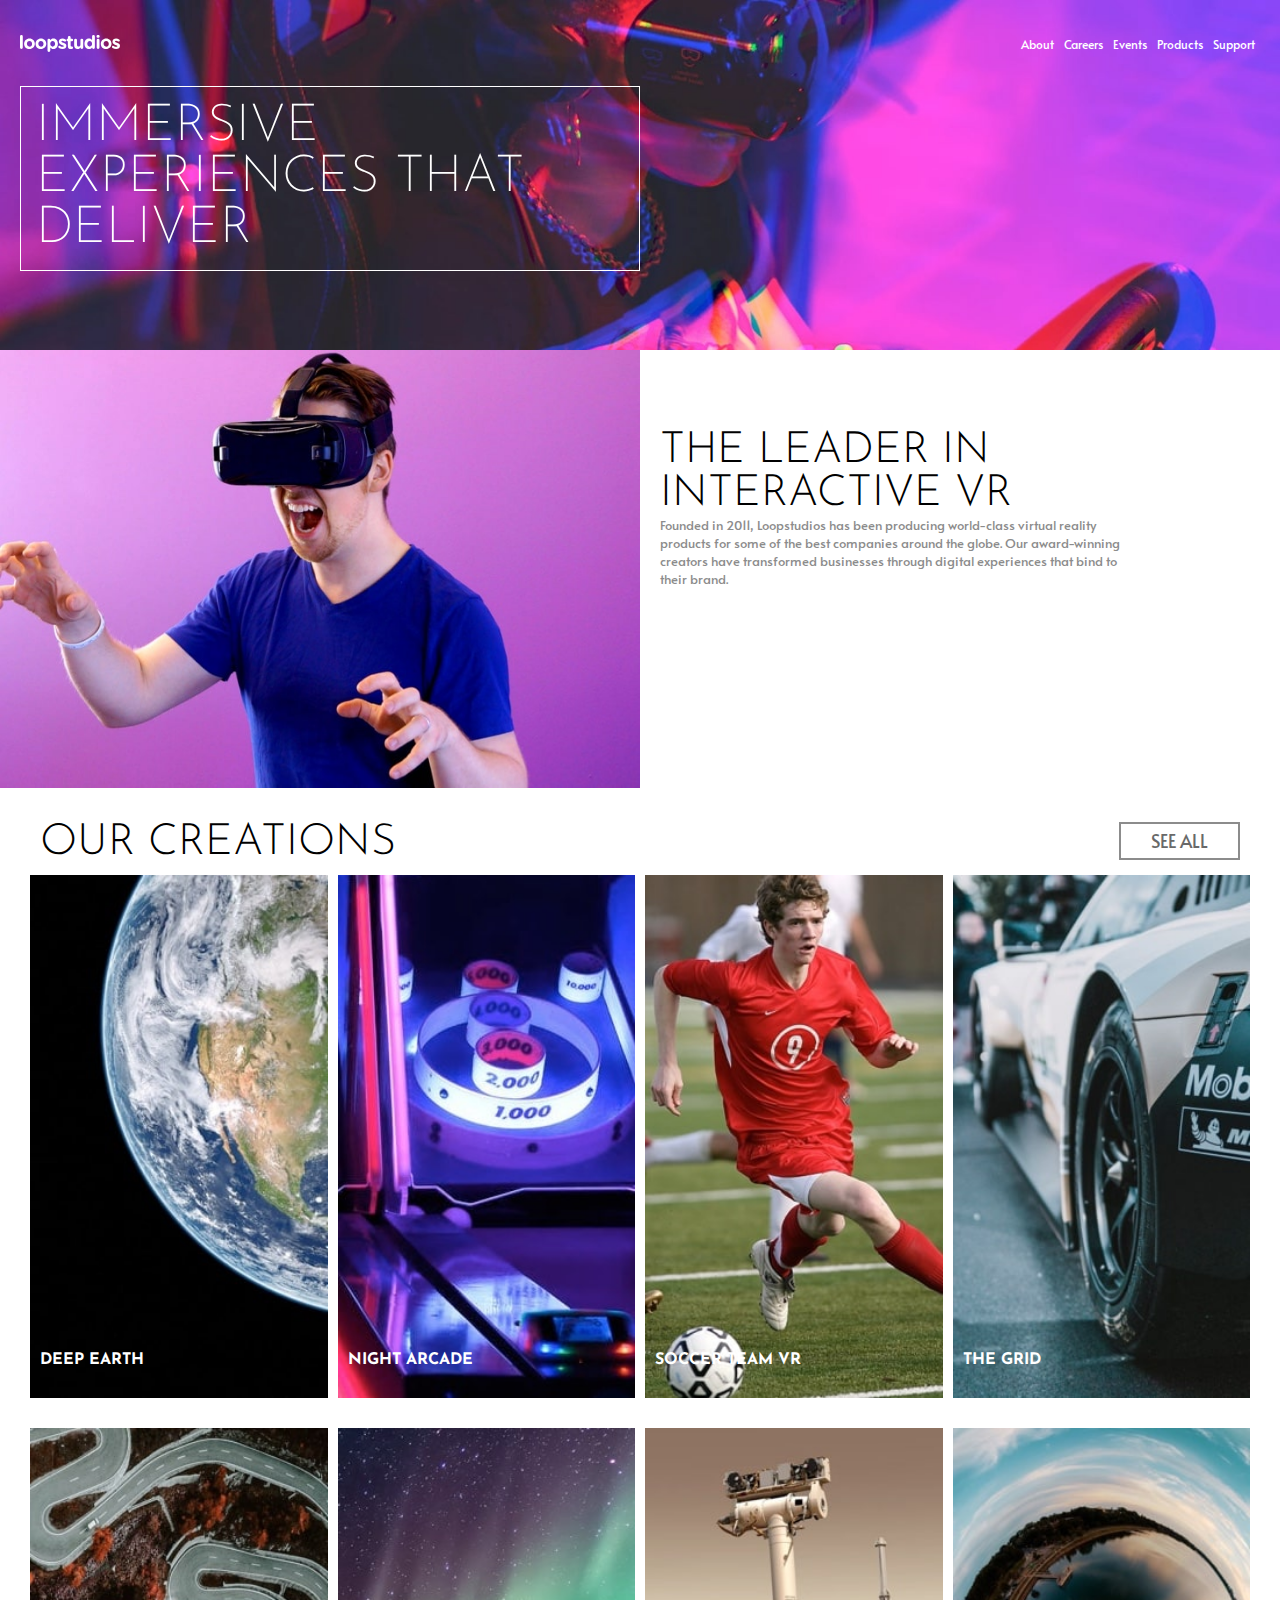
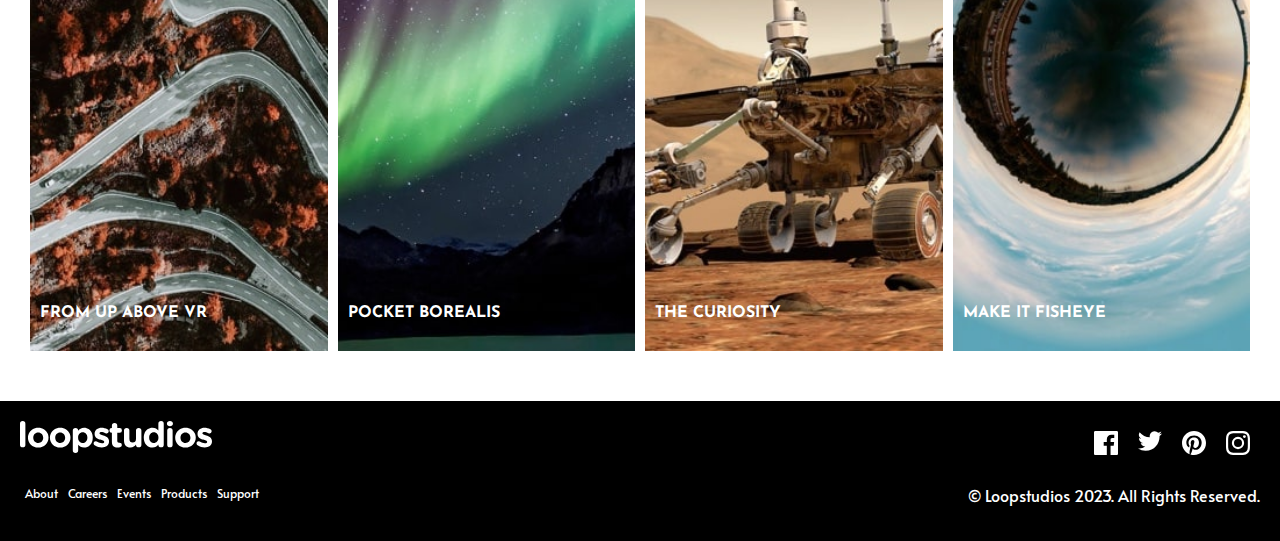
<file: index.html>
<!DOCTYPE html>
<html lang="en">
  <head>
    <meta charset="UTF-8" />
    <meta name="viewport" content="width=device-width, initial-scale=1.0" />
    <title>Loopstudios</title>
    <link rel="stylesheet" href="style.css">
    <link rel="shortcut icon" href="assets/favicon-32x32.png " type="image/x-icon">
    <link rel="preconnect" href="https://fonts.googleapis.com">
<link rel="preconnect" href="https://fonts.gstatic.com" crossorigin>
<link href="https://fonts.googleapis.com/css2?family=Alata&family=Josefin+Sans:ital,wght@0,100..700;1,100..700&display=swap" rel="stylesheet">
  </head>
  <body>
    <section class="hero-section">
      <nav>
        <div class="logo">
            <img src="assets/logo.svg" alt="">
        </div>
        <ul class="navlinks">
          <li><a href="" class="navlink">About</a></li>
          <li><a href="" class="navlink">Careers</a></li>
          <li><a href="" class="navlink">Events</a></li>
          <li><a href="" class="navlink">Products</a></li>
          <li><a href="" class="navlink">Support</a></li>
        </ul>
        <div class="hamburger-menu" onclick="showMenu()">
          <img src="assets/icon-hamburger.svg" alt="">
        </div>
        <ul class="mobile-menu open">
          <div class="nav-banner">
            <div class="mobile-logo">
              <img src="assets/logo.svg" alt="">
            </div>
            <div class="close" onclick="hideMenu()">
              <img src="assets/icon-close.svg" alt="">
            </div>
          </div>
          <li><a href="#" class="navlink">About</a></li>
          <li><a href="#" class="navlink">Careers</a></li>
          <li><a href="#" class="navlink">Events</a></li>
          <li><a href="#" class="navlink">Products</a></li>
          <li><a href="#" class="navlink">Support</a></li>
        </ul>
      </nav>
      <div class="hero-header">
        <h1>IMMERSIVE EXPERIENCES THAT DELIVER</h1>
      </div>
    </section>
    <section class="about">
        <div class="about-img">
            <img src="assets/desktop/image-interactive.jpg" alt="">
        </div>
            <div class="history">
                <h1>THE LEADER IN INTERACTIVE VR</h1>
                <p>Founded in 2011, Loopstudios has been producing world-class virtual reality products for some of the best companies around the globe. Our award-winning creators have transformed businesses through digital experiences that bind to their brand.</p>
            </div>
    </section>
    <section class="projects">
      <div class="banner">
        <div class="creations">
          <h1>OUR CREATIONS</h1>
        </div>
        <div class="btn-box">
          <button class="see-all">
            SEE ALL
          </button>
        </div>
      </div>
      <div class="grid-container">
        <div class="grid-item">
          <picture>
            <source srcset="assets/mobile/image-deep-earth.jpg" media="(max-width: 768px)">
            <img src="assets/desktop/image-deep-earth.jpg" alt="">
        </picture>
          <h1 class="img-text">DEEP EARTH</h1>
        </div>
        <div class="grid-item">
          <picture>
            <source media="(max-width: 768px)" srcset="assets/mobile/image-night-arcade.jpg">
          <img src="assets/desktop/image-night-arcade.jpg" alt="">
        </picture>
          <h1 class="img-text">NIGHT ARCADE</h1>
        </div>
        <div class="grid-item">
          <picture>
            <source srcset="assets/mobile/image-soccer-team.jpg" media="(max-width: 768px)">
          <img src="assets/desktop/image-soccer-team.jpg" alt="">
        </picture>
          <h1 class="img-text">SOCCER TEAM VR</h1>
        </div>
        <div class="grid-item">
          <picture>
            <source srcset="assets/mobile/image-grid.jpg" media="(max-width: 768px) ">
          <img src="assets/desktop/image-grid.jpg" alt="">
        </picture>
          <h1 class="img-text">THE GRID</h1>
        </div>
        <div class="grid-item">
          <picture>
            <source srcset="assets/mobile/image-from-above.jpg" media="(max-width: 768px) ">          
          <img src="assets/desktop/image-from-above.jpg" alt="">          
        </picture>
          <h1 class="img-text">FROM UP ABOVE VR</h1>
        </div>
        <div class="grid-item">
          <picture>
             <source srcset="assets/mobile/image-pocket-borealis.jpg" media="(max-width: 768px) ">
          <img src="assets/desktop/image-pocket-borealis.jpg" alt="">
        </picture>
          <h1 class="img-text">POCKET BOREALIS</h1>
        </div>
        <div class="grid-item">
          <picture>
          <source srcset="assets/mobile/image-curiosity.jpg" media="(max-width: 768px) ">
          <img src="assets/desktop/image-curiosity.jpg" alt="">
        </picture>
          <h1 class="img-text">THE CURIOSITY</h1>
        </div>
        <div class="grid-item">
          <picture>
          <source srcset="assets/mobile/image-fisheye.jpg" media="(max-width: 768px) ">
          <img src="assets/desktop/image-fisheye.jpg" alt="">
        </picture>
          <h1 class="img-text">MAKE IT FISHEYE</h1>
        </div>
      </div>
      <button class="mobile-see-all see-all">
        SEE ALL
      </button> 
       </section>
       <footer>
        <div class="footer">
          <div class="footer-logo">
            <img src="assets/logo.svg" alt="">
          </div>
          <div class="socials">
            <div>
              <img src="assets/icon-facebook.svg" alt="">
            </div>
            <div>
              <img src="assets/icon-twitter.svg" alt="">
            </div>
            <div>
              <img src="assets/icon-pinterest.svg" alt="">
            </div>
            <div>
              <img src="assets/icon-instagram.svg" alt="">
            </div>
          </div>
        </div>
        <div class="final">
        <div class="footer-links">
          <ul class="navlinks">
            <li><a href="" class="navlink">About</a></li>
            <li><a href="" class="navlink">Careers</a></li>
            <li><a href="" class="navlink">Events</a></li>
            <li><a href="" class="navlink">Products</a></li>
            <li><a href="" class="navlink">Support</a></li>
          </ul>
        </div>
        <div class="mobile-socials socials">
          <div>
            <img src="assets/icon-facebook.svg" alt="">
          </div>
          <div>
            <img src="assets/icon-twitter.svg" alt="">
          </div>
          <div>
            <img src="assets/icon-pinterest.svg" alt="">
          </div>
          <div>
            <img src="assets/icon-instagram.svg" alt="">
          </div>
        </div>
        <div class="copyright">
          <p>&copy; Loopstudios 2023. All Rights Reserved.</p>
        </div>
      </div>
      </footer>
      <script src="index.js"></script>
  </body>
</html>
</file>
<file: style.css>
*{
    box-sizing: border-box;
    padding: 0;
    margin: 0;
    transition: all 300ms ease;
}

body{
    height: 100vh;
}
:root{
    --white: hsl(0, 0%, 100%);
    --black: hsl(0, 0%, 0%);
    --dark-gray: hsl(0, 0%, 55%);
    --very-dark-gray: hsl(0, 0%, 41%);
    }
img{
    width: 100%;
    height:auto;
    object-fit: cover;
}
a{
    text-decoration: none;
    position: relative;
}
li{
    list-style-type: none;
}
h1{
    font-family: 'Josefin Sans';
}
a, p, button{
    font-family: 'Alata';
}
.hero-section{
    background: url(assets/desktop/image-hero.jpg);
    background-repeat: no-repeat;
    background-size: cover;
    height: 350px;
    padding: 20px;
}
/* NAV-BAR */
.logo{
    width: 100px;
    margin-bottom: 30px;
}
nav{
    display: flex;
    justify-content: space-between;
    margin-top: 15px;
}
.navlinks{
    display: flex;
}
.navlink{
    margin: 0 5px;
    color: var(--white);
    font-size: 12px;
}
/* Mobile Menu */
.mobile-menu{
    display: none;   /* Hide menu initially */
    position: fixed;
    top: 0;
    right: 0;
    height:100vh;
    width: 250px;
    z-index: 999;
    background-color: black;
    padding: 20px;
    display: none;
    flex-direction: column;
    /* align-items: flex-start; */
    /* justify-content: flex-start; */
}

.mobile-menu li a{
    font-family: 'Josefin Sans';
    text-transform: uppercase;
    font-size: 1.3rem;
}
.mobile-menu li{
    margin-bottom: 25px;
}
    
.mobile-logo{
     width: 100px;
}
/* .mobile-menu.open {
    transform: translateX(100%);
} */
.close{
    width: 20px;
    max-height: 10px;
}
.nav-banner{
    display: flex;
    justify-content: space-between;
    margin-top: 20px;
    margin-bottom: 100px;
        /* padding: 5px; */
}
.hamburger-menu{
    display: none;
}
    /* hero section */
.hero-header{
    border: 1px solid var(--white);
    width: 50%;
    padding: 15px;
}
.hero-header h1{
    color: var(--white);
    font-size: 3.2rem;
    font-weight: 200;
}
/* About-Us Section */
.about{
    display: flex;
    flex-wrap: wrap;
    flex-direction: row;
}
.about-img, .history{
    width: 50%;
}
.history{
    width: 40%;
    padding: 20px;
    padding-top: 80px;
}

.history h1{
    font-size: 2.7rem;
    font-weight: 300;
}
.history p{
    font-size: 13px;
    font-weight: lighter;
    color: var(--dark-gray);
}
.projects{
    padding: 20px;
    margin-top: 10px;
}
.banner{
    display: flex;
    justify-content: space-between;
    padding: 0 20px;
}
.banner h1{
    font-size: 2.7rem;
    font-weight: 300;
}
.see-all{
    padding: 5px 30px;
    font-size: 1.1rem;
    color: var(--very-dark-gray);
    background-color: transparent;
    border: 2px solid var(--dark-gray);
}
.mobile-see-all{
    display: none;
}
.grid-container {
    display: grid;
    grid-template-rows: repeat(2, 1fr); /* 2 equal-width columns */
    grid-template-columns: repeat(4, 1fr);   /* 4 equal-height rows */
    gap: 10px; /* Optional: Adds spacing between grid items */
    width: 100%;
    margin: auto;
    padding: 10px;
}

.grid-item {
    width: 100%
}

.grid-item .img-text {
    position: relative; /* Position relative to the grid-item */
    top: -50px; /* Position near the bottom */
    left: 10px; /* Offset slightly from the left edge */
    color: white;
    font-size: 1rem;
}


.grid-item:hover{
    opacity: 30%;
}
footer{
    background-color: black;
    padding: 20px;
}
.footer{
    display: flex;
    justify-content: space-between;
}
.socials{
    display: flex;
}
.mobile-socials{
    display: none;
}
.socials div{
    margin: 10px;
}
.copyright p{
    color: var(--white);
}
.final{
    display: flex;
    justify-content: space-between;
    margin: 15px 0;
}
.see-all:hover{
    background-color: black;
    color: var(--white);
    border-color: black;
}
a {
        text-decoration: none;
        color: black;
}
a::before, .socials div::before{
        content: '';
        position: absolute;
        bottom: -5px;
        left: 50%; /* Start from the center */
        width: 0;
        height: 2px;
        background-color: var(--white);
        transition: all 0.3s ease-in-out;
        transform: translateX(-50%); /* Center the line */
}
a:hover::before, .socials div:hover::before{
        width: 100%; /* Expand the underline */
}

@media (max-width: 750px){
    .grid-container{
        grid-template-columns: repeat(2, 1fr);
    }
    .hero-section{
        background: url(assets/mobile/image-hero.jpg);
        background-repeat: no-repeat;
        background-size: cover;
    }
    nav .navlinks {
        display: none;
    }
    .hamburger-menu{
        display: block;
    }
    .mobile-menu{
        width: 100%;
    }
    .mobile-menu .nav-banner{
        display: flex;
        justify-content: space-between;
        align-items: stretch;
    }
    .hero-header{
        width: 100%;
        padding: 15px;
        margin: 0 auto;
    }
    .hero-header h1{
        font-size: 3rem;
    }
    .about-img, .history{
        width: 100%;
    }
    .history h1{
        font-size: 2.2rem;
    }
    .history h1, .history p{
        text-align: center;
    }
    .grid-item{
        max-height: 100px;
        margin-bottom: 50px ;
    }
    .see-all{
        display: none;
    }
    .banner h1{
        font-size: 2rem;
        margin: 0 auto;
    }
    .mobile-see-all{
        display: block;
        margin: 0 auto;
    }
    footer{
        display: flex;
        flex-direction: column;
        justify-content: center;
        align-items: center;
     }
    .footer, .final{
        flex-direction: column;
        justify-content: center;
    } 
    .footer-logo{
        max-width: 100px;
    }
    .footer-links ul {
        flex-direction: column;
        align-items: center;
    }
    .socials{
        display: none;
    }
    .mobile-socials{
        display: flex;
        justify-content: center;
    }
    .copyright p{
        font-size: 12px;
    }
}

@media(max-width: 485px){
    .hero-section{
        background: url(assets/mobile/image-hero.jpg);
        background-repeat: no-repeat;
        background-size: cover;
    }
    nav .navlinks {
        display: none;
    }
    .hamburger-menu{
        display: block;
    }
    .mobile-menu{
        width: 100%;
    }
    .mobile-menu .nav-banner{
        display: flex;
        justify-content: space-between;
        align-items: stretch;
    }
    .hero-header{
        width: 100%;
        padding: 15px;
        margin: 0 auto;
    }
    .hero-header h1{
        font-size: 2.1rem;
    }
    .about-img, .history{
        width: 100%;
    }
    .history h1{
        font-size: 1.9rem;
    }
    .history h1, .history p{
        text-align: center;
    }
    .grid-container{
        grid-template-columns: 1fr;
    }
    .grid-item{
        max-height: 100px;
        margin-bottom: 50px ;
    }
    .see-all{
        display: none;
    }
    .banner h1{
        font-size: 2rem;
        margin: 0 auto;
    }
    .mobile-see-all{
        display: block;
        margin: 0 auto;
    }
    footer{
        display: flex;
        flex-direction: column;
        justify-content: center;
        align-items: center;
     }
    .footer, .final{
        flex-direction: column;
        justify-content: center;
    } 
    .footer-logo{
        max-width: 100px;
    }
    .footer-links ul {
        flex-direction: column;
        align-items: center;
    }
    .socials{
        display: none;
    }
    .mobile-socials{
        display: flex;
        justify-content: center;
    }
    .copyright p{
        font-size: 12px;
    }
}
</file>
